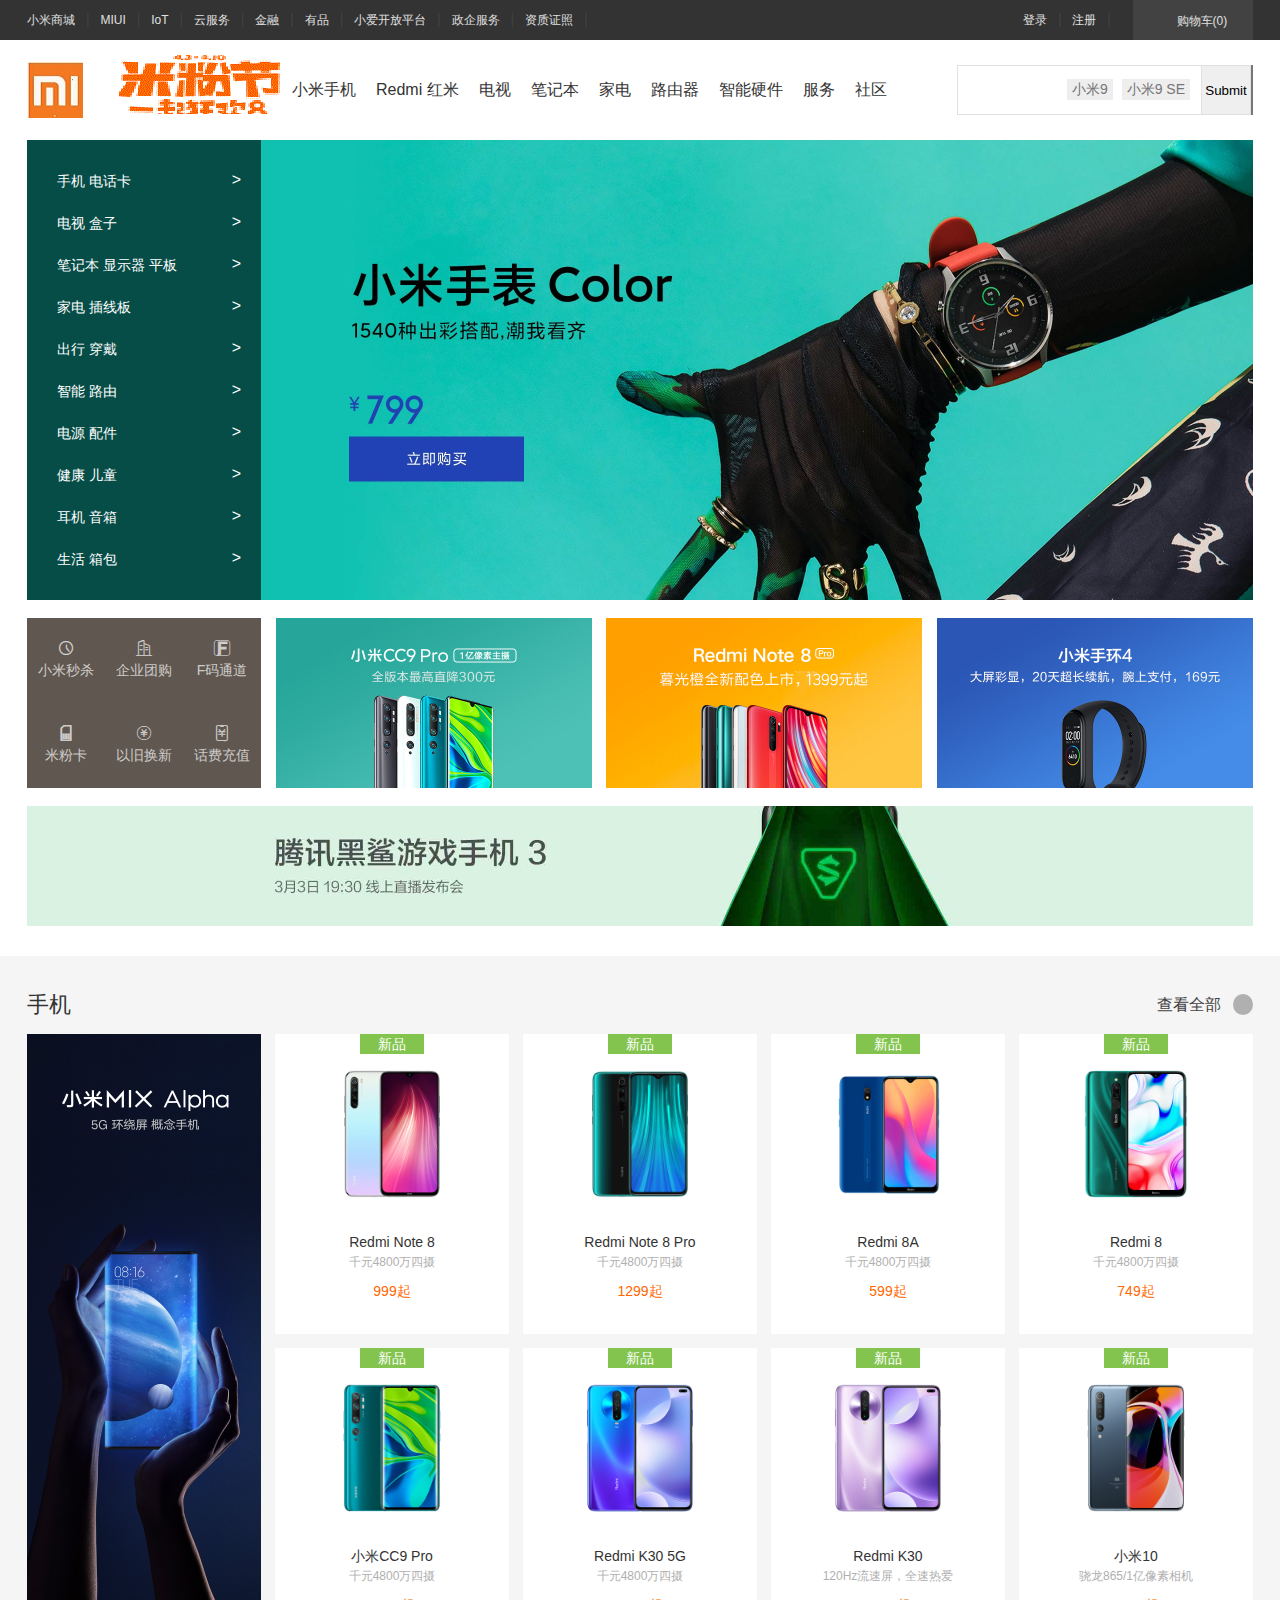
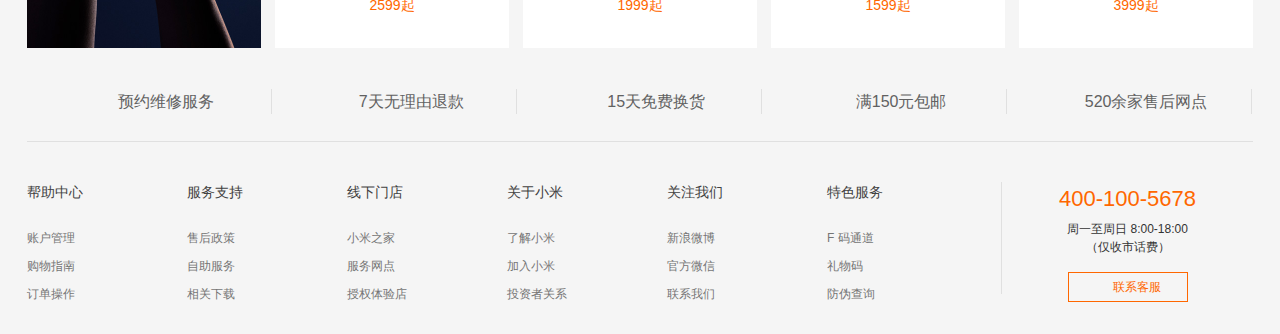
<file: index.html>
<!DOCTYPE html>
<html lang="en">

<head>
    <meta charset="UTF-8">
    <meta name="viewport" content="width=device-width, initial-scale=1.0">
    <link rel="stylesheet" href="./style.css">
    <link rel="stylesheet" href="./font/iconfont.css">
    <script src="//at.alicdn.com/t/font_1658404_x5htko88ms.js"></script>

    <title>小米商城</title>
    <style type="text/css">
        .icon {
            width: 1em;
            height: 1em;
            vertical-align: -0.15em;
            fill: #ccc;
            overflow: hidden;
        }

        .iconfont {
            font-family: "iconfont" !important;
            font-size: 16px;
            font-style: normal;
            -webkit-font-smoothing: antialiased;
            -webkit-text-stroke-width: 0.2px;
            -moz-osx-font-smoothing: grayscale;
        }
    </style>
</head>

<body></body>

<!-- 顶部栏 -->
<div class="topBar">
    <div class="container">
        <div class="topBar_list">
            <a href="#">小米商城</a>
            <span>|</span>
            <a href="#">MIUI</a>
            <span>|</span>
            <a href="#">IoT</a>
            <span>|</span>
            <a href="#">云服务</a>
            <span>|</span>
            <a href="#">金融</a>
            <span>|</span>
            <a href="#">有品</a>
            <span>|</span>
            <a href="#">小爱开放平台</a>
            <span>|</span>
            <a href="#">政企服务</a>
            <span>|</span>
            <a href="#">资质证照</a>
            <span>|</span>
        </div>
        <div class="shop">
            <svg class="icon" aria-hidden="true">
                <use xlink:href="#icon-gouwuche"></use>
            </svg>
            <a href="#">购物车(0)</a>
        </div>
        <div class="login">
            <a href="#">登录</a>
            <span>|</span>
            <a href="#">注册</a>
            <span>|</span>
        </div>
    </div>
</div>
<!-- //导航栏 -->
<div class="header">
    <div class="container">
        <div class="site-logo">
            <a href="#">
                <img src="./img/logo.jpg" alt="#">
            </a>
        </div>
        <div class="site-list">
            <ul class="clearfix">
                <li class="site-category">
                    <a href="#"><img src="./img/mifen.gif" alt=""></a>
                    <!-- 侧边栏 -->
                    <div class="category-list">
                        <ul>
                            <li>
                                <a href="#">手机 电话卡<span>></span></a>
                            </li>
                            <li>
                                <a href="#">电视 盒子<span>></span></a>
                            </li>
                            <li>
                                <a href="#">笔记本 显示器 平板<span>></span></a>
                            </li>
                            <li>
                                <a href="#">家电 插线板<span>></span></a>
                            </li>
                            <li>
                                <a href="#">出行 穿戴<span>></span></a>
                            </li>
                            <li>
                                <a href="#">智能 路由<span>></span></a>
                            </li>
                            <li>
                                <a href="#">电源 配件<span>></span></a>
                            </li>
                            <li>
                                <a href="#">健康 儿童<span>></span></a>
                            </li>
                            <li>
                                <a href="#">耳机 音箱<span>></span></a>
                            </li>
                            <li>
                                <a href="#">生活 箱包<span>></span></a>
                            </li>
                        </ul>
                    </div>
                </li>
                <li>
                    <a href="#">小米手机</a>
                </li>
                <li>
                    <a href="#">Redmi 红米</a>
                </li>
                <li>
                    <a href="#">电视</a>
                </li>
                <li>
                    <a href="#">笔记本</a>
                </li>
                <li>
                    <a href="#">家电</a>
                </li>
                <li>
                    <a href="#">路由器</a>
                </li>
                <li>
                    <a href="#">智能硬件</a>
                </li>
                <li>
                    <a href="#">服务</a>
                </li>
                <li>
                    <a href="#">社区</a>
                </li>
            </ul>
        </div>
        <div class="site-search">
            <form action="">
                <input type="text" name="shop" class="search-text" value="">
                <input type="submit" class="search-btn">
                <div class="search_word">
                    <a href="#">小米9</a>
                    <a href="#">小米9 SE</a>
                </div>
            </form>
        </div>
    </div>
</div>
<!-- //主页内容 -->
<div class="site-content">
    <div class="container">
        <div class="site-slider">
            <a href="#">
                <img src="./img/1.jpg" alt="">
            </a>
        </div>
        <div class="content-sub clearfix">
            <div class="content-channel">
                <!-- 向导左 -->
                <ul class="channel-list clearfix">
                    <li>
                        <a href="#">
                            <i class="iconfont">&#xe651;</i>
                            小米秒杀
                        </a>
                    </li>
                    <li>
                        <a href="#">
                            <i class="iconfont">&#xe646;</i>
                            企业团购
                        </a>
                    </li>
                    <li>
                        <a href="#">
                            <i class="iconfont">&#xe61f;</i>
                            F码通道
                        </a>
                    </li>
                    <li>
                        <a href="#">
                            <i class="iconfont">&#xe60a;</i>
                            米粉卡
                        </a>
                    </li>
                    <li>
                        <a href="#">
                            <i class="iconfont">&#xe61e;</i>
                            以旧换新
                        </a>
                    </li>
                    <li>
                        <a href="#">
                            <i class="iconfont">&#xe6ba;</i>
                            话费充值
                        </a>
                    </li>
                </ul>
            </div>
            <!-- 向导右 -->
            <div class="content-list">
                <ul class="clearfix">
                    <li>
                        <a href="">
                            <img src="./img/list1.jpg" alt="">
                        </a>
                    </li>
                    <li>
                        <a href="">
                            <img src="./img/list2.jpg" alt="">
                        </a>
                    </li>
                    <li>
                        <a href="">
                            <img src="./img/list3.jpg" alt="">
                        </a>
                    </li>
                </ul>
            </div>
        </div>
    </div>
    <div class="content-banner">
        <div class="container">
            <a href="">
                <img src="./img/banner.jpg" alt="">
            </a>
        </div>
    </div>
</div>

</div>
<!-- //内容详情 -->
<div class="content-desc">
    <div class="container">
        <!-- 标题 -->
        <div class="box-hd">
            <h2>手机</h2>
            <div class="more"><a href="#">查看全部
                    <i class="iconfont">&#xe626;</i>
                </a>
            </div>
        </div>
        <!-- 内容 -->
        <div class="box-bd">
            <div class="row clearfix">
                <!-- 左边内容 -->
                <div class="row-l">
                    <a href="#">
                        <img src="./img/phone.jpg" alt="">
                    </a>
                </div>
                <!-- 右边内容 -->
                <div class="row-r">
                    <ul>
                        <li>
                            <!-- 图像 -->
                            <div class="figure">
                                <a href="#">
                                    <img src="./img/phone1.jpg" alt="">
                                </a>
                            </div>
                            <!-- 标题 -->
                            <h3 class="title">
                                <a href="#">Redmi Note 8</a>
                            </h3>
                            <p class="desc">千元4800万四摄</p>
                            <p class="price">
                                <span class="num">999</span>起
                            </p>
                            <div class="flag flag-new">新品</div>
                        </li>
                        <li>
                            <!-- 图像 -->
                            <div class="figure">
                                <a href="#">
                                    <img src="./img/phone2.jpg" alt="">
                                </a>
                            </div>
                            <!-- 标题 -->
                            <h3 class="title">
                                <a href="#">Redmi Note 8 Pro</a>
                            </h3>
                            <p class="desc">千元4800万四摄</p>
                            <p class="price">
                                <span class="num">1299</span>起
                            </p>
                            <div class="flag flag-new">新品</div>
                        </li>
                        <li>
                            <!-- 图像 -->
                            <div class="figure">
                                <a href="#">
                                    <img src="./img/phone3.jpg" alt="">
                                </a>
                            </div>
                            <!-- 标题 -->
                            <h3 class="title">
                                <a href="#">Redmi 8A</a>
                            </h3>
                            <p class="desc">千元4800万四摄</p>
                            <p class="price">
                                <span class="num">599</span>起
                            </p>
                            <div class="flag flag-new">新品</div>
                        </li>
                        <li>
                            <!-- 图像 -->
                            <div class="figure">
                                <a href="#">
                                    <img src="./img/phone4.jpg" alt="">
                                </a>
                            </div>
                            <!-- 标题 -->
                            <h3 class="title">
                                <a href="#">Redmi 8</a>
                            </h3>
                            <p class="desc">千元4800万四摄</p>
                            <p class="price">
                                <span class="num">749</span>起
                            </p>
                            <div class="flag flag-new">新品</div>
                        </li>
                        <li>
                            <!-- 图像 -->
                            <div class="figure">
                                <a href="#">
                                    <img src="./img/phone5.jpg" alt="">
                                </a>
                            </div>
                            <!-- 标题 -->
                            <h3 class="title">
                                <a href="#">小米CC9 Pro</a>
                            </h3>
                            <p class="desc">千元4800万四摄</p>
                            <p class="price">
                                <span class="num">2599</span>起
                            </p>
                            <div class="flag flag-new">新品</div>
                        </li>
                        <li>
                            <!-- 图像 -->
                            <div class="figure">
                                <a href="#">
                                    <img src="./img/phone6.jpg" alt="">
                                </a>
                            </div>
                            <!-- 标题 -->
                            <h3 class="title">
                                <a href="#">Redmi K30 5G</a>
                            </h3>
                            <p class="desc">千元4800万四摄</p>
                            <p class="price">
                                <span class="num">1999</span>起
                            </p>
                            <div class="flag flag-new">新品</div>
                        </li>
                        <li>
                            <!-- 图像 -->
                            <div class="figure">
                                <a href="#">
                                    <img src="./img/phone7.jpg" alt="">
                                </a>
                            </div>
                            <!-- 标题 -->
                            <h3 class="title">
                                <a href="#">Redmi K30</a>
                            </h3>
                            <p class="desc">120Hz流速屏，全速热爱</p>
                            <p class="price">
                                <span class="num">1599</span>起
                            </p>
                            <div class="flag flag-new">新品</div>
                        </li>
                        <li>
                            <!-- 图像 -->
                            <div class="figure">
                                <a href="#">
                                    <img src="./img/phone8.jpg" alt="">
                                </a>
                            </div>
                            <!-- 标题 -->
                            <h3 class="title">
                                <a href="#">小米10</a>
                            </h3>
                            <p class="desc">骁龙865/1亿像素相机</p>
                            <p class="price">
                                <span class="num">3999</span>起
                            </p>
                            <div class="flag flag-new">新品</div>
                        </li>
                    </ul>
                </div>
            </div>
        </div>
    </div>
    <!-- //脚部 -->
    <div class="footer">
        <div class="container">
            <div class="service">
                <ul class="clearfix">
                    <li>
                        <a href="#">
                            <i class="iconfont">&#xe659;</i>
                            预约维修服务
                        </a>
                    </li>
                    <li>
                        <a href="#">
                            <i class="iconfont">&#xe606;</i>
                            7天无理由退款
                        </a>
                    </li>
                    <li>
                        <a href="#">
                            <i class="iconfont">&#xe616;</i>
                            15天免费换货
                        </a>
                    </li>
                    <li>
                        <a href="#">
                            <i class="iconfont">&#xea20;</i>
                            满150元包邮
                        </a>
                    </li>
                    <li>
                        <a href="#">
                            <i class="iconfont">&#xe6ab;</i>
                            520余家售后网点
                        </a>
                    </li>
                </ul>
            </div>
            <div class="footer-links clearfix">
                <dl class="col-links">
                    <dt>帮助中心</dt>
                    <dd>账户管理</dd>
                    <dd>购物指南</dd>
                    <dd>订单操作</dd>
                </dl>
                <dl class="col-links">
                    <dt>服务支持</dt>
                    <dd>售后政策</dd>
                    <dd>自助服务</dd>
                    <dd>相关下载</dd>
                </dl>
                <dl class="col-links">
                    <dt>线下门店</dt>
                    <dd>小米之家</dd>
                    <dd>服务网点</dd>
                    <dd>授权体验店</dd>
                </dl>
                <dl class="col-links">
                    <dt>关于小米</dt>
                    <dd>了解小米</dd>
                    <dd>加入小米</dd>
                    <dd>投资者关系</dd>
                </dl>
                <dl class="col-links">
                    <dt>关注我们</dt>
                    <dd>新浪微博</dd>
                    <dd>官方微信</dd>
                    <dd>联系我们</dd>
                </dl>
                <dl class="col-links">
                    <dt>特色服务</dt>
                    <dd>F 码通道</dd>
                    <dd>礼物码</dd>
                    <dd>防伪查询</dd>
                </dl>
                <div class="col-contact">
                    <p class="iphone">400-100-5678</p>
                    <p>周一至周日 8:00-18:00
                        <br>
                        （仅收市话费）
                    </p>
                    <a href="#">
                        <i class="iconfont">&#xe601;</i>
                        联系客服
                    </a>
                </div>
            </div>
        </div>
    </div>
    </body>

</html>
</file>
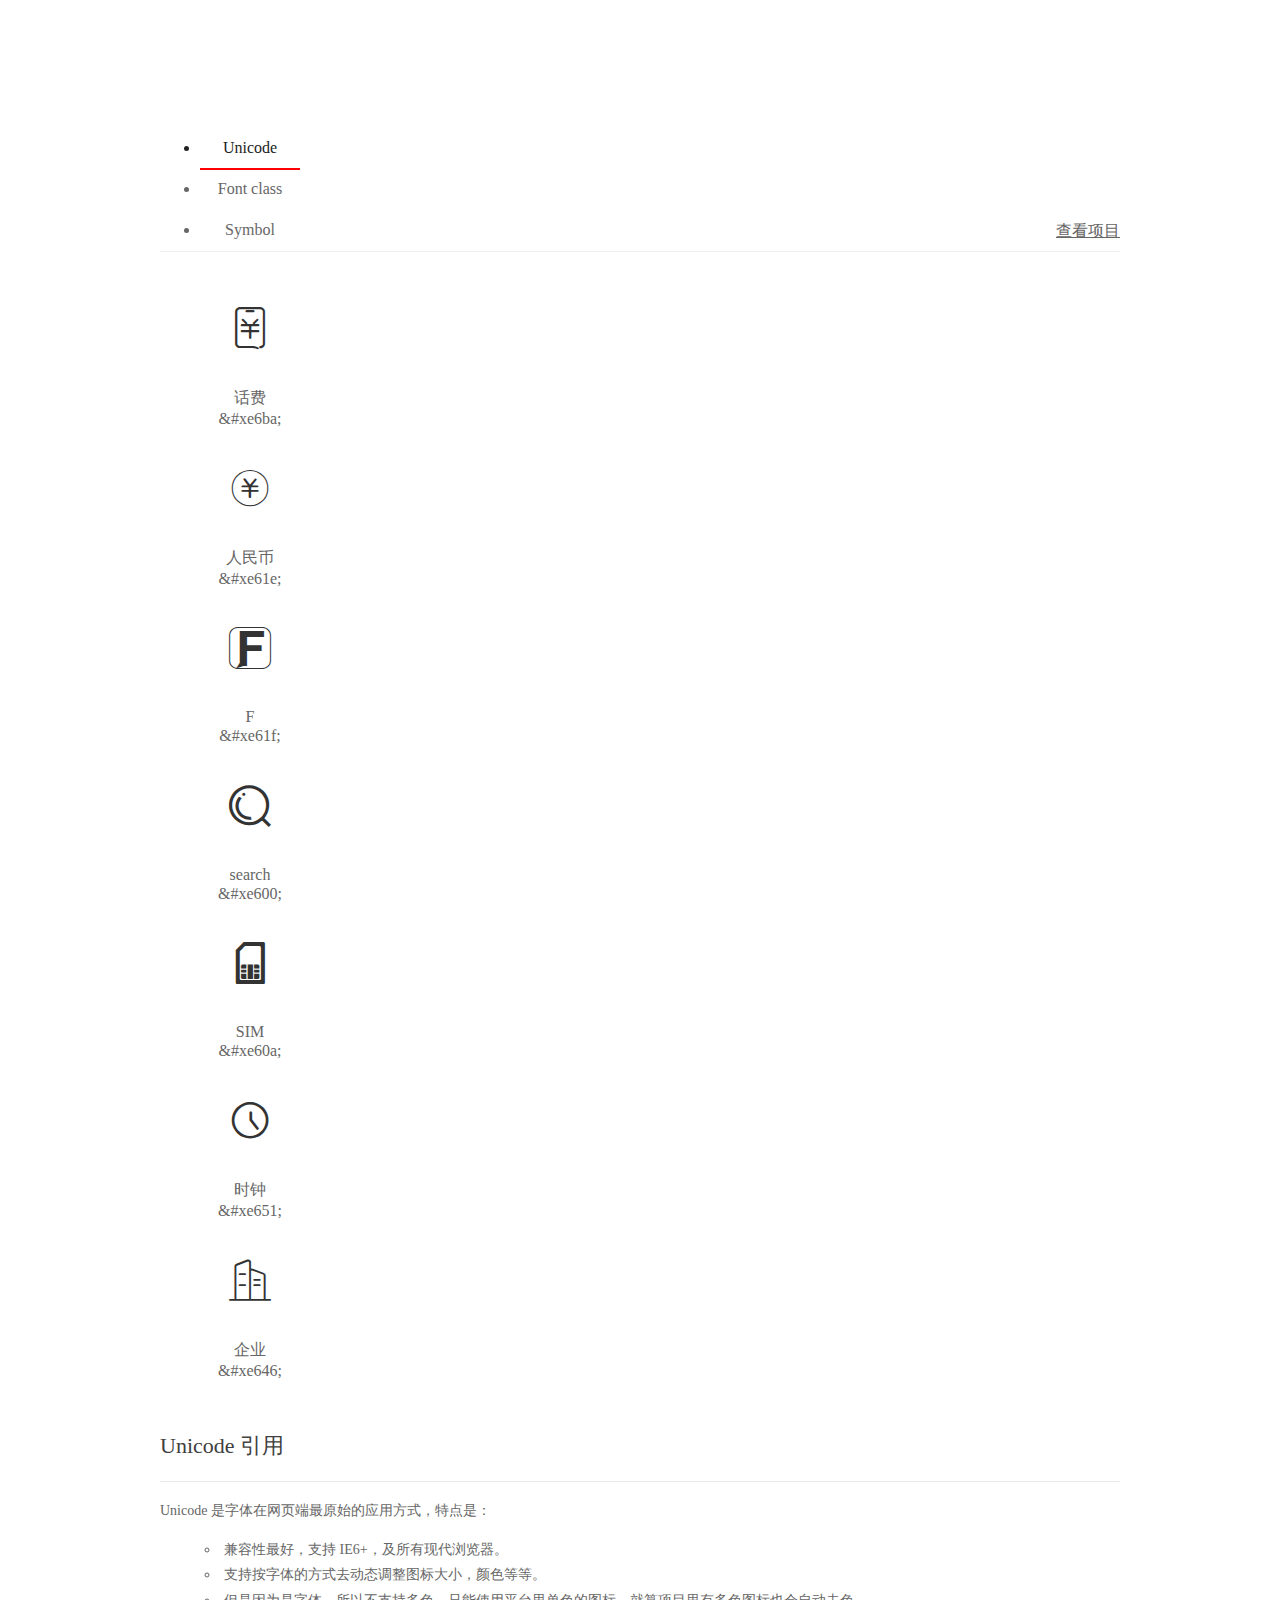
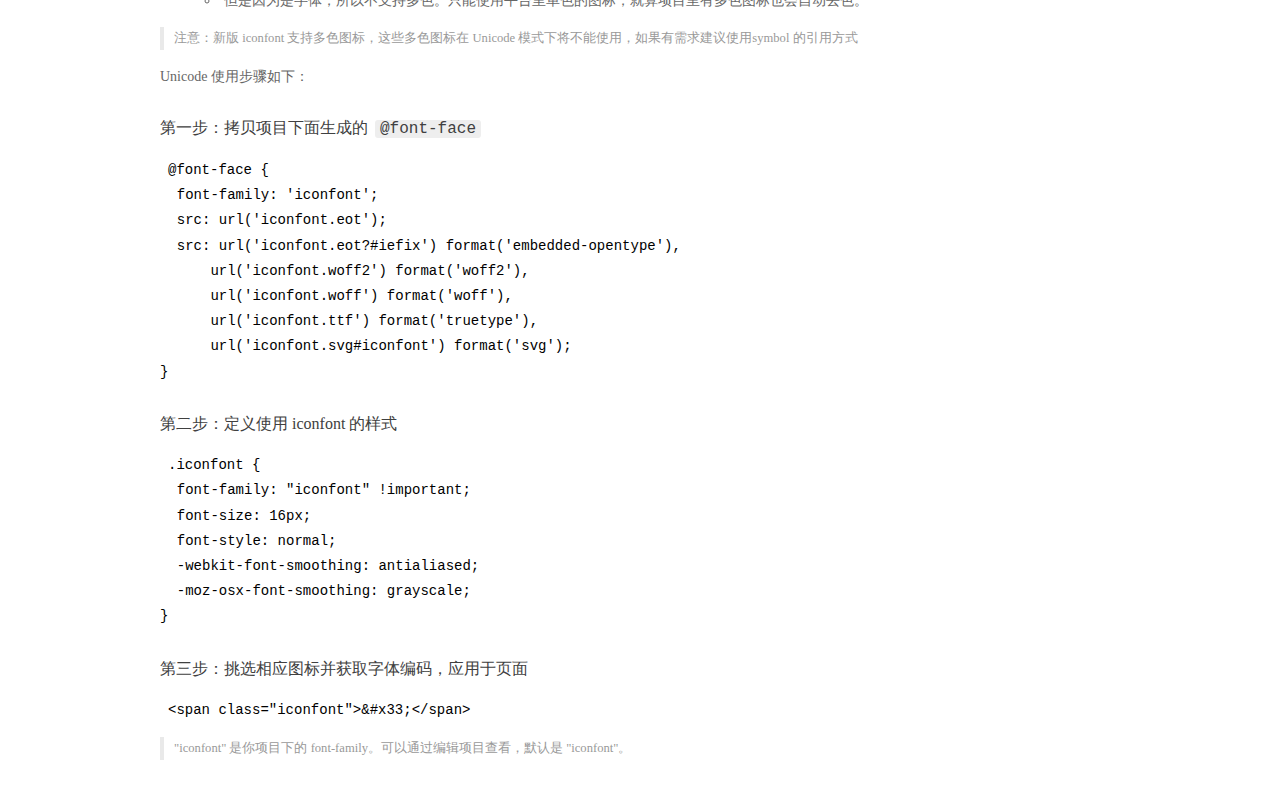
<file: font/demo_index.html>
<!DOCTYPE html>
<html>
<head>
  <meta charset="utf-8"/>
  <title>IconFont Demo</title>
  <link rel="shortcut icon" href="https://gtms04.alicdn.com/tps/i4/TB1_oz6GVXXXXaFXpXXJDFnIXXX-64-64.ico" type="image/x-icon"/>
  <link rel="stylesheet" href="https://g.alicdn.com/thx/cube/1.3.2/cube.min.css">
  <link rel="stylesheet" href="demo.css">
  <link rel="stylesheet" href="iconfont.css">
  <script src="iconfont.js"></script>
  <!-- jQuery -->
  <script src="https://a1.alicdn.com/oss/uploads/2018/12/26/7bfddb60-08e8-11e9-9b04-53e73bb6408b.js"></script>
  <!-- 代码高亮 -->
  <script src="https://a1.alicdn.com/oss/uploads/2018/12/26/a3f714d0-08e6-11e9-8a15-ebf944d7534c.js"></script>
</head>
<body>
  <div class="main">
    <h1 class="logo"><a href="https://www.iconfont.cn/" title="iconfont 首页" target="_blank">&#xe86b;</a></h1>
    <div class="nav-tabs">
      <ul id="tabs" class="dib-box">
        <li class="dib active"><span>Unicode</span></li>
        <li class="dib"><span>Font class</span></li>
        <li class="dib"><span>Symbol</span></li>
      </ul>
      
      <a href="https://www.iconfont.cn/manage/index?manage_type=myprojects&projectId=1668771" target="_blank" class="nav-more">查看项目</a>
      
    </div>
    <div class="tab-container">
      <div class="content unicode" style="display: block;">
          <ul class="icon_lists dib-box">
          
            <li class="dib">
              <span class="icon iconfont">&#xe6ba;</span>
                <div class="name">话费</div>
                <div class="code-name">&amp;#xe6ba;</div>
              </li>
          
            <li class="dib">
              <span class="icon iconfont">&#xe61e;</span>
                <div class="name">人民币</div>
                <div class="code-name">&amp;#xe61e;</div>
              </li>
          
            <li class="dib">
              <span class="icon iconfont">&#xe61f;</span>
                <div class="name">F</div>
                <div class="code-name">&amp;#xe61f;</div>
              </li>
          
            <li class="dib">
              <span class="icon iconfont">&#xe600;</span>
                <div class="name">search</div>
                <div class="code-name">&amp;#xe600;</div>
              </li>
          
            <li class="dib">
              <span class="icon iconfont">&#xe60a;</span>
                <div class="name">SIM</div>
                <div class="code-name">&amp;#xe60a;</div>
              </li>
          
            <li class="dib">
              <span class="icon iconfont">&#xe651;</span>
                <div class="name">时钟</div>
                <div class="code-name">&amp;#xe651;</div>
              </li>
          
            <li class="dib">
              <span class="icon iconfont">&#xe646;</span>
                <div class="name">企业</div>
                <div class="code-name">&amp;#xe646;</div>
              </li>
          
          </ul>
          <div class="article markdown">
          <h2 id="unicode-">Unicode 引用</h2>
          <hr>

          <p>Unicode 是字体在网页端最原始的应用方式，特点是：</p>
          <ul>
            <li>兼容性最好，支持 IE6+，及所有现代浏览器。</li>
            <li>支持按字体的方式去动态调整图标大小，颜色等等。</li>
            <li>但是因为是字体，所以不支持多色。只能使用平台里单色的图标，就算项目里有多色图标也会自动去色。</li>
          </ul>
          <blockquote>
            <p>注意：新版 iconfont 支持多色图标，这些多色图标在 Unicode 模式下将不能使用，如果有需求建议使用symbol 的引用方式</p>
          </blockquote>
          <p>Unicode 使用步骤如下：</p>
          <h3 id="-font-face">第一步：拷贝项目下面生成的 <code>@font-face</code></h3>
<pre><code class="language-css"
>@font-face {
  font-family: 'iconfont';
  src: url('iconfont.eot');
  src: url('iconfont.eot?#iefix') format('embedded-opentype'),
      url('iconfont.woff2') format('woff2'),
      url('iconfont.woff') format('woff'),
      url('iconfont.ttf') format('truetype'),
      url('iconfont.svg#iconfont') format('svg');
}
</code></pre>
          <h3 id="-iconfont-">第二步：定义使用 iconfont 的样式</h3>
<pre><code class="language-css"
>.iconfont {
  font-family: "iconfont" !important;
  font-size: 16px;
  font-style: normal;
  -webkit-font-smoothing: antialiased;
  -moz-osx-font-smoothing: grayscale;
}
</code></pre>
          <h3 id="-">第三步：挑选相应图标并获取字体编码，应用于页面</h3>
<pre>
<code class="language-html"
>&lt;span class="iconfont"&gt;&amp;#x33;&lt;/span&gt;
</code></pre>
          <blockquote>
            <p>"iconfont" 是你项目下的 font-family。可以通过编辑项目查看，默认是 "iconfont"。</p>
          </blockquote>
          </div>
      </div>
      <div class="content font-class">
        <ul class="icon_lists dib-box">
          
          <li class="dib">
            <span class="icon iconfont icon-huafei"></span>
            <div class="name">
              话费
            </div>
            <div class="code-name">.icon-huafei
            </div>
          </li>
          
          <li class="dib">
            <span class="icon iconfont icon-renminbi"></span>
            <div class="name">
              人民币
            </div>
            <div class="code-name">.icon-renminbi
            </div>
          </li>
          
          <li class="dib">
            <span class="icon iconfont icon-F"></span>
            <div class="name">
              F
            </div>
            <div class="code-name">.icon-F
            </div>
          </li>
          
          <li class="dib">
            <span class="icon iconfont icon-search"></span>
            <div class="name">
              search
            </div>
            <div class="code-name">.icon-search
            </div>
          </li>
          
          <li class="dib">
            <span class="icon iconfont icon-sim"></span>
            <div class="name">
              SIM
            </div>
            <div class="code-name">.icon-sim
            </div>
          </li>
          
          <li class="dib">
            <span class="icon iconfont icon-shizhong"></span>
            <div class="name">
              时钟
            </div>
            <div class="code-name">.icon-shizhong
            </div>
          </li>
          
          <li class="dib">
            <span class="icon iconfont icon-qiye"></span>
            <div class="name">
              企业
            </div>
            <div class="code-name">.icon-qiye
            </div>
          </li>
          
        </ul>
        <div class="article markdown">
        <h2 id="font-class-">font-class 引用</h2>
        <hr>

        <p>font-class 是 Unicode 使用方式的一种变种，主要是解决 Unicode 书写不直观，语意不明确的问题。</p>
        <p>与 Unicode 使用方式相比，具有如下特点：</p>
        <ul>
          <li>兼容性良好，支持 IE8+，及所有现代浏览器。</li>
          <li>相比于 Unicode 语意明确，书写更直观。可以很容易分辨这个 icon 是什么。</li>
          <li>因为使用 class 来定义图标，所以当要替换图标时，只需要修改 class 里面的 Unicode 引用。</li>
          <li>不过因为本质上还是使用的字体，所以多色图标还是不支持的。</li>
        </ul>
        <p>使用步骤如下：</p>
        <h3 id="-fontclass-">第一步：引入项目下面生成的 fontclass 代码：</h3>
<pre><code class="language-html">&lt;link rel="stylesheet" href="./iconfont.css"&gt;
</code></pre>
        <h3 id="-">第二步：挑选相应图标并获取类名，应用于页面：</h3>
<pre><code class="language-html">&lt;span class="iconfont icon-xxx"&gt;&lt;/span&gt;
</code></pre>
        <blockquote>
          <p>"
            iconfont" 是你项目下的 font-family。可以通过编辑项目查看，默认是 "iconfont"。</p>
        </blockquote>
      </div>
      </div>
      <div class="content symbol">
          <ul class="icon_lists dib-box">
          
            <li class="dib">
                <svg class="icon svg-icon" aria-hidden="true">
                  <use xlink:href="#icon-huafei"></use>
                </svg>
                <div class="name">话费</div>
                <div class="code-name">#icon-huafei</div>
            </li>
          
            <li class="dib">
                <svg class="icon svg-icon" aria-hidden="true">
                  <use xlink:href="#icon-renminbi"></use>
                </svg>
                <div class="name">人民币</div>
                <div class="code-name">#icon-renminbi</div>
            </li>
          
            <li class="dib">
                <svg class="icon svg-icon" aria-hidden="true">
                  <use xlink:href="#icon-F"></use>
                </svg>
                <div class="name">F</div>
                <div class="code-name">#icon-F</div>
            </li>
          
            <li class="dib">
                <svg class="icon svg-icon" aria-hidden="true">
                  <use xlink:href="#icon-search"></use>
                </svg>
                <div class="name">search</div>
                <div class="code-name">#icon-search</div>
            </li>
          
            <li class="dib">
                <svg class="icon svg-icon" aria-hidden="true">
                  <use xlink:href="#icon-sim"></use>
                </svg>
                <div class="name">SIM</div>
                <div class="code-name">#icon-sim</div>
            </li>
          
            <li class="dib">
                <svg class="icon svg-icon" aria-hidden="true">
                  <use xlink:href="#icon-shizhong"></use>
                </svg>
                <div class="name">时钟</div>
                <div class="code-name">#icon-shizhong</div>
            </li>
          
            <li class="dib">
                <svg class="icon svg-icon" aria-hidden="true">
                  <use xlink:href="#icon-qiye"></use>
                </svg>
                <div class="name">企业</div>
                <div class="code-name">#icon-qiye</div>
            </li>
          
          </ul>
          <div class="article markdown">
          <h2 id="symbol-">Symbol 引用</h2>
          <hr>

          <p>这是一种全新的使用方式，应该说这才是未来的主流，也是平台目前推荐的用法。相关介绍可以参考这篇<a href="">文章</a>
            这种用法其实是做了一个 SVG 的集合，与另外两种相比具有如下特点：</p>
          <ul>
            <li>支持多色图标了，不再受单色限制。</li>
            <li>通过一些技巧，支持像字体那样，通过 <code>font-size</code>, <code>color</code> 来调整样式。</li>
            <li>兼容性较差，支持 IE9+，及现代浏览器。</li>
            <li>浏览器渲染 SVG 的性能一般，还不如 png。</li>
          </ul>
          <p>使用步骤如下：</p>
          <h3 id="-symbol-">第一步：引入项目下面生成的 symbol 代码：</h3>
<pre><code class="language-html">&lt;script src="./iconfont.js"&gt;&lt;/script&gt;
</code></pre>
          <h3 id="-css-">第二步：加入通用 CSS 代码（引入一次就行）：</h3>
<pre><code class="language-html">&lt;style&gt;
.icon {
  width: 1em;
  height: 1em;
  vertical-align: -0.15em;
  fill: currentColor;
  overflow: hidden;
}
&lt;/style&gt;
</code></pre>
          <h3 id="-">第三步：挑选相应图标并获取类名，应用于页面：</h3>
<pre><code class="language-html">&lt;svg class="icon" aria-hidden="true"&gt;
  &lt;use xlink:href="#icon-xxx"&gt;&lt;/use&gt;
&lt;/svg&gt;
</code></pre>
          </div>
      </div>

    </div>
  </div>
  <script>
  $(document).ready(function () {
      $('.tab-container .content:first').show()

      $('#tabs li').click(function (e) {
        var tabContent = $('.tab-container .content')
        var index = $(this).index()

        if ($(this).hasClass('active')) {
          return
        } else {
          $('#tabs li').removeClass('active')
          $(this).addClass('active')

          tabContent.hide().eq(index).fadeIn()
        }
      })
    })
  </script>
</body>
</html>
</file>
<file: style.css>
@font-face {
    font-family: 'iconfont';  /* project id 1668771 */
    src: url('//at.alicdn.com/t/font_1668771_t2jxzic12n.eot');
    src: url('//at.alicdn.com/t/font_1668771_t2jxzic12n.eot?#iefix') format('embedded-opentype'),
    url('//at.alicdn.com/t/font_1668771_t2jxzic12n.woff2') format('woff2'),
    url('//at.alicdn.com/t/font_1668771_t2jxzic12n.woff') format('woff'),
    url('//at.alicdn.com/t/font_1668771_t2jxzic12n.ttf') format('truetype'),
    url('//at.alicdn.com/t/font_1668771_t2jxzic12n.svg#iconfont') format('svg');
  }
* {
    padding: 0;
    margin : 0;
}

.clearfix::after {
    content: '';
    display: block;
    clear  : both;
}

a {
    text-decoration: none;
}

ul,
li {
    list-style: none;
}

body {
    font : 14px/1.5 Helvetica Neue, Helvetica, Arial, Microsoft Yahei, Hiragino Sans GB, Heiti SC, WenQuanYi Micro Hei, sans-serif;
    color: #333;
}

/* 顶部栏start */
.topBar {
    width           : 100%;
    height          : 40px;
    background-color: #333;
}

.container {
    width : 1226px;
    height: 100%;
    margin: 0 auto;
}

.topBar .topBar_list {
    float: left;
}

.topBar .shop {
    float           : right;
    width           : 120px;
    height          : 40px;
    line-height     : 40px;
    text-align      : center;
    margin-left     : 15px;
    background-color: #424242;
}

.topBar .login {
    float: right;
}

.topBar a {
    color          : #e0e0e0;
    display        : inline-block;
    font-size      : 12px;
    line-height    : 40px;
    text-decoration: none;
}

.topBar.shop a {
    height : 40px;
    width  : 120px;
    display: inline-block;
}

.topBar a:hover {
    color: #fff;
}

.topBar span {
    color : #424242;
    margin: 0 0.5em;
}

/* 顶部栏end */

/* 导航栏start */
.header {
    height: 100px;
}

.header .site-logo {
    width     : 62px;
    float     : left;
    margin-top: 22px;
}

.header .site-list {
    float: left;
    width: 850px;
}

.header .site-list>ul {
    width    : 820px;
    height   : 88px;
    padding  : 12px 0 0 30px;
    font-size: 16px;
}

.header .site-list>ul>li {
    float: left;
}

.header .site-list>ul>li>a {
    display: block;
    padding: 26px 10px 38px;
    color  : #333;
}

.header .site-list>ul>li>a:hover {
    color: #ff6700;
}

.header .site-list>ul .site-category>a {
    padding: 0;
}

.header .site-list>ul>li.site-category {
    position: relative;
}

.header .site-list .category-list {
    position        : absolute;
    top             : 88px;
    left            : -92px;
    width           : 234px;
    height          : 460px;
    background-color: rgba(0, 0, 0, 0.6);
}

.category-list>ul {
    width  : 234px;
    height : 420px;
    padding: 20px 0;
}

.category-list>ul>li {
    height: 42px;

}

.category-list>ul>li>a {
    padding-left: 30px;
    display     : block;
    height      : 42px;
    line-height : 42px;
    font-size   : 14px;
    color       : #fff;
    position    : relative;
}

.category-list>ul>li>a:hover {
    background-color: #ff6700;
}

.category-list>ul>li>a>span {
    position   : absolute;
    top        : 12px;
    right      : 20px;
    font-size  : 16px;
    line-height: 16px;
}

.header .site-search {
    float           : right;
    width           : 296px;
    margin-top      : 25px;
    background-color: #777;
}

.header .site-logo a {
    display: block;
    width  : 56px;
    height : 56px;
}

.header .site-search form {
    position: relative;
    width   : 296px;
    height  : 50px;
}

.header .site-search form .search-text {
    float    : left;
    width    : 223px;
    height   : 48px;
    font-size: 14px;
    padding  : 0 10px;
    border   : 1px solid #e0e0e0;
}

.header .site-search form .search-btn {
    margin-left: -1px;
    float      : left;
    width      : 50px;
    height     : 50px;
    border     : 1px solid #e0e0e0;
}

.header .site-search form .search_word {
    position : absolute;
    top      : 14px;
    right    : 58px;
    color    : #757575;
    font-size: 14px;
}

.header .site-search form .search_word a {
    display         : inline-block;
    margin-right    : 5px;
    padding         : 0 5px;
    color           : #757575;
    background-color: #eee;
}

.header .site-search form .search_word a:hover {
    background-color: #ff6700;
    color           : #fff;
}

/* 导航栏end */

/* 主页内容start */
.site-content .site-slider a {
    display: block;
    width  : 1226px;
    height: 460px;
}

.site-content .site-slider a img {
    width: 1226px;
}
.content-sub{
    margin-top: 18px;
}
.content-sub .content-channel{
    float: left;
    width: 234px;
}
.content-sub .content-channel ul{
    background-color: #5f5750;
    font-size: 12px;
    text-align: center;
}
.content-sub .content-channel ul li{
    float: left;
    width: 33.33%;
    height: 85px;
}
.content-sub .content-channel ul li a{
   display: block;
   color: rgba(255, 255, 255, 0.7);
   padding-top: 18px;
   font-size: 14px;
}
.content-sub .content-channel ul li a i{
    display: block;
}
.content-sub .content-list{
float: left;
width: 992px;
}
.content-sub .content-list ul{
    width: 100%;

}
.content-sub .content-list ul li{
    float: left;
    width: 33.33%;
    height: 170px;
}
.content-sub .content-list ul li a{
    display: block;
    height: 170px;
    text-align: right;
}
.content-sub .content-list ul li a img{
    width: 316px;
    height: 170px;
}
.content-banner{
    margin-top: 18px;
    margin-bottom: 30px;
}
.content-banner a{
    display: block;
    width: 1226px;
    height: 120px;
}
.content-banner a img{
    display: block;
    width: 1226px;
    height: 120px;
}
/* 主页内容end */
/* 内容描述 start*/
.content-desc{
    background-color: #f5f5f5;
    padding-top: 20px;
}
/* 内容标题start */
.content-desc .box-hd{
    height: 58px;
    position: relative;
}
.content-desc .box-hd h2{
    font-size: 22px;
    font-weight: 200;
    line-height: 58px;
    color: #333;
}
.content-desc .box-hd .more{
    position: absolute;
    right: 0;
    top: 0;
}
.content-desc .box-hd .more a{
    font-size: 16px;
    line-height: 58px;
    color: #424242;
}
.content-desc .box-hd .more a i{
    width: 12px;
    height:12px;
    padding: 4px;
    margin-left: 8px;
    border-radius: 50%;
    background-color:#b0b0b0;
    color: #fff;
    font-size: 12px;
    vertical-align: 1px;
}
.content-desc .box-hd .more:hover a {
    color: #ff6700;
}
.content-desc .box-hd .more:hover a i{
    background-color: #ff6700;
}
/* 内容标题end */
/* 内容详情start */
.content-desc  .box-bd .row .row-l{
    float: left;
    width: 234px;
}
.content-desc .box-bd .row .row-r{
    float: left;
    width: 992px;
}
.content-desc .box-bd.row .row-l a{
    display: block;
    width: 100%;
    height: 100%;
}
.content-desc .box-bd .row .row-l a img{
    width: 234px;
    height: 614px;
}
.content-desc .box-bd .row .row-r ul{
    overflow: hidden;
}
.content-desc .box-bd .row .row-r ul li{
    position: relative;
    float: left;
    width: 234px;
    height: 260px;
    padding: 20px 0;
    background-color: #fff;
    margin-left: 14px;
    margin-bottom: 14px;
}
.content-desc .box-bd .row .row-r ul li .figure{
    width: 160px;
    height: 160px;
    margin: 0 auto 18px;
}
.content-desc .box-bd .row .row-r ul li .figure a{
    display: block;
}
.content-desc .box-bd .row .row-r ul li .figure a img{
    width: 160px;
    height: 160px;
}
.content-desc .box-bd .row .row-r ul li .title{
    font-size: 14px;
    font-weight: 400;
    text-align: center;
}
.content-desc .box-bd .row .row-r ul li .title a{
    color: #333;
}
.content-desc .box-bd .row .row-r ul li .desc{
    height: 18px;
    font-size: 12px;
    text-align: center;
    color: #b0b0b0;
    margin: 0 10px 10px;
    overflow: hidden;
    white-space: nowrap;
    text-overflow: ellipsis;
}
.content-desc .box-bd .row .row-r ul li .price{
    text-align: center;
    color: #ff6700;
}
.content-desc .box-bd .row .row-r ul li .flag{
    position: absolute;
    top: 0;
    left: 50%;
    margin-left: -32px;
    width: 64px;
    height: 20px;
    background-color: #83c44e;
    text-align: center;
    color: #fff;
}
/* 内容详情end */
/* 内容描述end */
/* 小米脚部start */
.footer .service{
    padding: 27px 0;
    border-bottom: 1px solid #e0e0e0;
}
.footer .service ul li{
    float: left;
    width: 19.9%;
    height: 25px;
    font-size: 16px;
    line-height: 25px;
    text-align: center;
    border-right: 1px solid #e0e0e0;
}
.footer .service ul li a{
    color: #616161;
    font-size: 16px;
}
.footer .service ul li a .iconfont{
    font-size: 24px;
    margin-right: 6px;
    vertical-align: -4px;
}
.footer .footer-links{
    padding: 40px 0;
}
.footer .footer-links dl{
    float: left;
    width: 160px;
    height: 112px;
}
.footer .footer-links dl dt{
    margin-bottom: 26px;
    font-size: 14px;
    color: #424242;
}
.footer .footer-links dl  dd{
    font-size: 12px;
    margin-top: 10px;
    color: #757575;
    cursor: pointer;
}
.footer .footer-links dl  dd:hover{
    color: #ff6700;
}
.footer .footer-links  .col-contact{
    float: right;
    width: 251px;
    height: 112px;
    border-left: 1px solid #e0e0e0;
    text-align: center;
}
.footer .footer-links  .col-contact .iphone{
    margin-bottom: 5px;
    font-size: 22px;
    color: #ff6700;
}
.footer .footer-links  .col-contact p{
    margin-bottom: 16px;
    font-size: 12px;
}
.footer .footer-links  .col-contact a{
    display: inline-block;
    width: 118px;
    height: 28px;
    border: 1px solid #ff6700;
    color: #ff6700;
    font-size: 12px;
}
.footer .footer-links  .col-contact a:hover{
    background-color: #ff6700;
    color: #fff;
}
/* 小米脚部end */
</file>
<file: font/iconfont.css>
@font-face {font-family: "iconfont";
  src: url('iconfont.eot?t=1583222318097'); /* IE9 */
  src: url('iconfont.eot?t=1583222318097#iefix') format('embedded-opentype'), /* IE6-IE8 */
  url('[data-uri]') format('woff2'),
  url('iconfont.woff?t=1583222318097') format('woff'),
  url('iconfont.ttf?t=1583222318097') format('truetype'), /* chrome, firefox, opera, Safari, Android, iOS 4.2+ */
  url('iconfont.svg?t=1583222318097#iconfont') format('svg'); /* iOS 4.1- */
}

.iconfont {
  font-family: "iconfont" !important;
  font-size: 16px;
  font-style: normal;
  -webkit-font-smoothing: antialiased;
  -moz-osx-font-smoothing: grayscale;
}

.icon-huafei:before {
  content: "\e6ba";
}

.icon-renminbi:before {
  content: "\e61e";
}

.icon-F:before {
  content: "\e61f";
}

.icon-search:before {
  content: "\e600";
}

.icon-sim:before {
  content: "\e60a";
}

.icon-shizhong:before {
  content: "\e651";
}

.icon-qiye:before {
  content: "\e646";
}
</file>
<file: font/demo.css>
/* Logo 字体 */
@font-face {
  font-family: "iconfont logo";
  src: url('https://at.alicdn.com/t/font_985780_km7mi63cihi.eot?t=1545807318834');
  src: url('https://at.alicdn.com/t/font_985780_km7mi63cihi.eot?t=1545807318834#iefix') format('embedded-opentype'),
    url('https://at.alicdn.com/t/font_985780_km7mi63cihi.woff?t=1545807318834') format('woff'),
    url('https://at.alicdn.com/t/font_985780_km7mi63cihi.ttf?t=1545807318834') format('truetype'),
    url('https://at.alicdn.com/t/font_985780_km7mi63cihi.svg?t=1545807318834#iconfont') format('svg');
}

.logo {
  font-family: "iconfont logo";
  font-size: 160px;
  font-style: normal;
  -webkit-font-smoothing: antialiased;
  -moz-osx-font-smoothing: grayscale;
}

/* tabs */
.nav-tabs {
  position: relative;
}

.nav-tabs .nav-more {
  position: absolute;
  right: 0;
  bottom: 0;
  height: 42px;
  line-height: 42px;
  color: #666;
}

#tabs {
  border-bottom: 1px solid #eee;
}

#tabs li {
  cursor: pointer;
  width: 100px;
  height: 40px;
  line-height: 40px;
  text-align: center;
  font-size: 16px;
  border-bottom: 2px solid transparent;
  position: relative;
  z-index: 1;
  margin-bottom: -1px;
  color: #666;
}


#tabs .active {
  border-bottom-color: #f00;
  color: #222;
}

.tab-container .content {
  display: none;
}

/* 页面布局 */
.main {
  padding: 30px 100px;
  width: 960px;
  margin: 0 auto;
}

.main .logo {
  color: #333;
  text-align: left;
  margin-bottom: 30px;
  line-height: 1;
  height: 110px;
  margin-top: -50px;
  overflow: hidden;
  *zoom: 1;
}

.main .logo a {
  font-size: 160px;
  color: #333;
}

.helps {
  margin-top: 40px;
}

.helps pre {
  padding: 20px;
  margin: 10px 0;
  border: solid 1px #e7e1cd;
  background-color: #fffdef;
  overflow: auto;
}

.icon_lists {
  width: 100% !important;
  overflow: hidden;
  *zoom: 1;
}

.icon_lists li {
  width: 100px;
  margin-bottom: 10px;
  margin-right: 20px;
  text-align: center;
  list-style: none !important;
  cursor: default;
}

.icon_lists li .code-name {
  line-height: 1.2;
}

.icon_lists .icon {
  display: block;
  height: 100px;
  line-height: 100px;
  font-size: 42px;
  margin: 10px auto;
  color: #333;
  -webkit-transition: font-size 0.25s linear, width 0.25s linear;
  -moz-transition: font-size 0.25s linear, width 0.25s linear;
  transition: font-size 0.25s linear, width 0.25s linear;
}

.icon_lists .icon:hover {
  font-size: 100px;
}

.icon_lists .svg-icon {
  /* 通过设置 font-size 来改变图标大小 */
  width: 1em;
  /* 图标和文字相邻时，垂直对齐 */
  vertical-align: -0.15em;
  /* 通过设置 color 来改变 SVG 的颜色/fill */
  fill: currentColor;
  /* path 和 stroke 溢出 viewBox 部分在 IE 下会显示
      normalize.css 中也包含这行 */
  overflow: hidden;
}

.icon_lists li .name,
.icon_lists li .code-name {
  color: #666;
}

/* markdown 样式 */
.markdown {
  color: #666;
  font-size: 14px;
  line-height: 1.8;
}

.highlight {
  line-height: 1.5;
}

.markdown img {
  vertical-align: middle;
  max-width: 100%;
}

.markdown h1 {
  color: #404040;
  font-weight: 500;
  line-height: 40px;
  margin-bottom: 24px;
}

.markdown h2,
.markdown h3,
.markdown h4,
.markdown h5,
.markdown h6 {
  color: #404040;
  margin: 1.6em 0 0.6em 0;
  font-weight: 500;
  clear: both;
}

.markdown h1 {
  font-size: 28px;
}

.markdown h2 {
  font-size: 22px;
}

.markdown h3 {
  font-size: 16px;
}

.markdown h4 {
  font-size: 14px;
}

.markdown h5 {
  font-size: 12px;
}

.markdown h6 {
  font-size: 12px;
}

.markdown hr {
  height: 1px;
  border: 0;
  background: #e9e9e9;
  margin: 16px 0;
  clear: both;
}

.markdown p {
  margin: 1em 0;
}

.markdown>p,
.markdown>blockquote,
.markdown>.highlight,
.markdown>ol,
.markdown>ul {
  width: 80%;
}

.markdown ul>li {
  list-style: circle;
}

.markdown>ul li,
.markdown blockquote ul>li {
  margin-left: 20px;
  padding-left: 4px;
}

.markdown>ul li p,
.markdown>ol li p {
  margin: 0.6em 0;
}

.markdown ol>li {
  list-style: decimal;
}

.markdown>ol li,
.markdown blockquote ol>li {
  margin-left: 20px;
  padding-left: 4px;
}

.markdown code {
  margin: 0 3px;
  padding: 0 5px;
  background: #eee;
  border-radius: 3px;
}

.markdown strong,
.markdown b {
  font-weight: 600;
}

.markdown>table {
  border-collapse: collapse;
  border-spacing: 0px;
  empty-cells: show;
  border: 1px solid #e9e9e9;
  width: 95%;
  margin-bottom: 24px;
}

.markdown>table th {
  white-space: nowrap;
  color: #333;
  font-weight: 600;
}

.markdown>table th,
.markdown>table td {
  border: 1px solid #e9e9e9;
  padding: 8px 16px;
  text-align: left;
}

.markdown>table th {
  background: #F7F7F7;
}

.markdown blockquote {
  font-size: 90%;
  color: #999;
  border-left: 4px solid #e9e9e9;
  padding-left: 0.8em;
  margin: 1em 0;
}

.markdown blockquote p {
  margin: 0;
}

.markdown .anchor {
  opacity: 0;
  transition: opacity 0.3s ease;
  margin-left: 8px;
}

.markdown .waiting {
  color: #ccc;
}

.markdown h1:hover .anchor,
.markdown h2:hover .anchor,
.markdown h3:hover .anchor,
.markdown h4:hover .anchor,
.markdown h5:hover .anchor,
.markdown h6:hover .anchor {
  opacity: 1;
  display: inline-block;
}

.markdown>br,
.markdown>p>br {
  clear: both;
}


.hljs {
  display: block;
  background: white;
  padding: 0.5em;
  color: #333333;
  overflow-x: auto;
}

.hljs-comment,
.hljs-meta {
  color: #969896;
}

.hljs-string,
.hljs-variable,
.hljs-template-variable,
.hljs-strong,
.hljs-emphasis,
.hljs-quote {
  color: #df5000;
}

.hljs-keyword,
.hljs-selector-tag,
.hljs-type {
  color: #a71d5d;
}

.hljs-literal,
.hljs-symbol,
.hljs-bullet,
.hljs-attribute {
  color: #0086b3;
}

.hljs-section,
.hljs-name {
  color: #63a35c;
}

.hljs-tag {
  color: #333333;
}

.hljs-title,
.hljs-attr,
.hljs-selector-id,
.hljs-selector-class,
.hljs-selector-attr,
.hljs-selector-pseudo {
  color: #795da3;
}

.hljs-addition {
  color: #55a532;
  background-color: #eaffea;
}

.hljs-deletion {
  color: #bd2c00;
  background-color: #ffecec;
}

.hljs-link {
  text-decoration: underline;
}

/* 代码高亮 */
/* PrismJS 1.15.0
https://prismjs.com/download.html#themes=prism&languages=markup+css+clike+javascript */
/**
 * prism.js default theme for JavaScript, CSS and HTML
 * Based on dabblet (http://dabblet.com)
 * @author Lea Verou
 */
code[class*="language-"],
pre[class*="language-"] {
  color: black;
  background: none;
  text-shadow: 0 1px white;
  font-family: Consolas, Monaco, 'Andale Mono', 'Ubuntu Mono', monospace;
  text-align: left;
  white-space: pre;
  word-spacing: normal;
  word-break: normal;
  word-wrap: normal;
  line-height: 1.5;

  -moz-tab-size: 4;
  -o-tab-size: 4;
  tab-size: 4;

  -webkit-hyphens: none;
  -moz-hyphens: none;
  -ms-hyphens: none;
  hyphens: none;
}

pre[class*="language-"]::-moz-selection,
pre[class*="language-"] ::-moz-selection,
code[class*="language-"]::-moz-selection,
code[class*="language-"] ::-moz-selection {
  text-shadow: none;
  background: #b3d4fc;
}

pre[class*="language-"]::selection,
pre[class*="language-"] ::selection,
code[class*="language-"]::selection,
code[class*="language-"] ::selection {
  text-shadow: none;
  background: #b3d4fc;
}

@media print {

  code[class*="language-"],
  pre[class*="language-"] {
    text-shadow: none;
  }
}

/* Code blocks */
pre[class*="language-"] {
  padding: 1em;
  margin: .5em 0;
  overflow: auto;
}

:not(pre)>code[class*="language-"],
pre[class*="language-"] {
  background: #f5f2f0;
}

/* Inline code */
:not(pre)>code[class*="language-"] {
  padding: .1em;
  border-radius: .3em;
  white-space: normal;
}

.token.comment,
.token.prolog,
.token.doctype,
.token.cdata {
  color: slategray;
}

.token.punctuation {
  color: #999;
}

.namespace {
  opacity: .7;
}

.token.property,
.token.tag,
.token.boolean,
.token.number,
.token.constant,
.token.symbol,
.token.deleted {
  color: #905;
}

.token.selector,
.token.attr-name,
.token.string,
.token.char,
.token.builtin,
.token.inserted {
  color: #690;
}

.token.operator,
.token.entity,
.token.url,
.language-css .token.string,
.style .token.string {
  color: #9a6e3a;
  background: hsla(0, 0%, 100%, .5);
}

.token.atrule,
.token.attr-value,
.token.keyword {
  color: #07a;
}

.token.function,
.token.class-name {
  color: #DD4A68;
}

.token.regex,
.token.important,
.token.variable {
  color: #e90;
}

.token.important,
.token.bold {
  font-weight: bold;
}

.token.italic {
  font-style: italic;
}

.token.entity {
  cursor: help;
}
</file>
